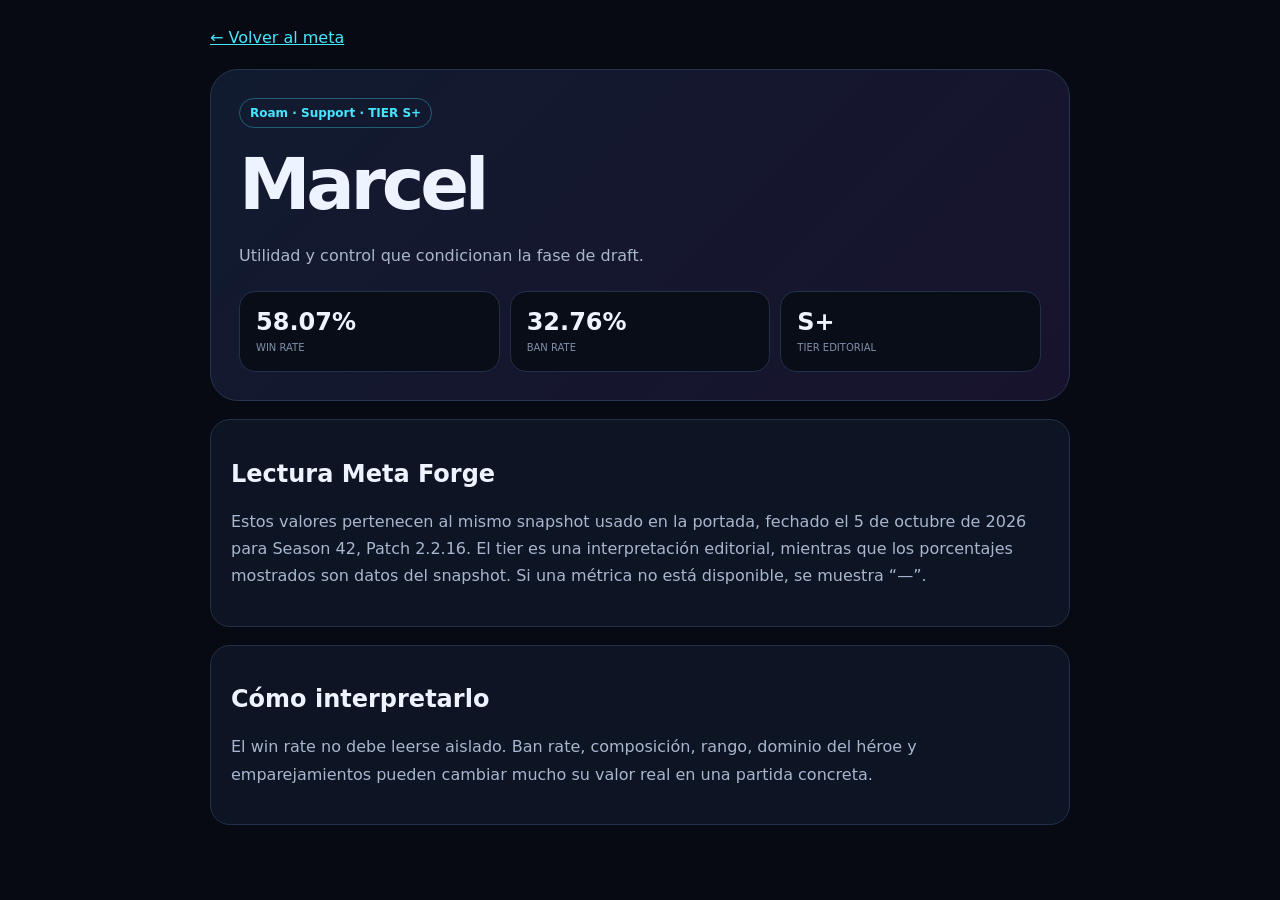
<file: heroes/marcel/index.html>
<!doctype html><html lang="es"><head><meta charset="utf-8"><meta name="viewport" content="width=device-width,initial-scale=1"><title>Marcel MLBB · Win rate, tier y guía | Meta Forge</title><meta name="description" content="Marcel en MLBB: tier S+, win rate 58.07%, rol Support y lectura editorial del snapshot Season 42 Patch 2.2.16."><link rel="canonical" href="https://juanggm04-ship-it.github.io/mlbb-meta-forge/heroes/marcel/"><style>body{margin:0;background:#070a12;color:#eef4ff;font-family:system-ui;padding:28px 18px}main{max-width:860px;margin:auto}a{color:#46e6ff}.hero{margin-top:22px;padding:28px;border:1px solid #263552;background:linear-gradient(135deg,#111b30,#18132d);border-radius:28px}.badge{display:inline-block;padding:7px 10px;border:1px solid #46e6ff55;border-radius:999px;color:#46e6ff;font-size:12px;font-weight:800}h1{font-size:clamp(42px,8vw,72px);letter-spacing:-.06em;margin:14px 0}p{color:#a8b6ce;line-height:1.7}.stats{display:grid;grid-template-columns:repeat(3,1fr);gap:10px;margin-top:22px}.stat{background:#080d17;border:1px solid #22304b;border-radius:16px;padding:16px}.stat b{display:block;font-size:24px}.stat span{font-size:10px;color:#8190aa}.box{margin-top:18px;border:1px solid #22304b;background:#0d1423;border-radius:20px;padding:20px}@media(max-width:600px){.stats{grid-template-columns:1fr}}</style></head><body><main><a href="../../">← Volver al meta</a><section class="hero"><span class="badge">Roam · Support · TIER S+</span><h1>Marcel</h1><p>Utilidad y control que condicionan la fase de draft.</p><div class="stats"><div class="stat"><b>58.07%</b><span>WIN RATE</span></div><div class="stat"><b>32.76%</b><span>BAN RATE</span></div><div class="stat"><b>S+</b><span>TIER EDITORIAL</span></div></div></section><section class="box"><h2>Lectura Meta Forge</h2><p>Estos valores pertenecen al mismo snapshot usado en la portada, fechado el 5 de octubre de 2026 para Season 42, Patch 2.2.16. El tier es una interpretación editorial, mientras que los porcentajes mostrados son datos del snapshot. Si una métrica no está disponible, se muestra “—”.</p></section><section class="box"><h2>Cómo interpretarlo</h2><p>El win rate no debe leerse aislado. Ban rate, composición, rango, dominio del héroe y emparejamientos pueden cambiar mucho su valor real en una partida concreta.</p></section></main></body></html>
</file>
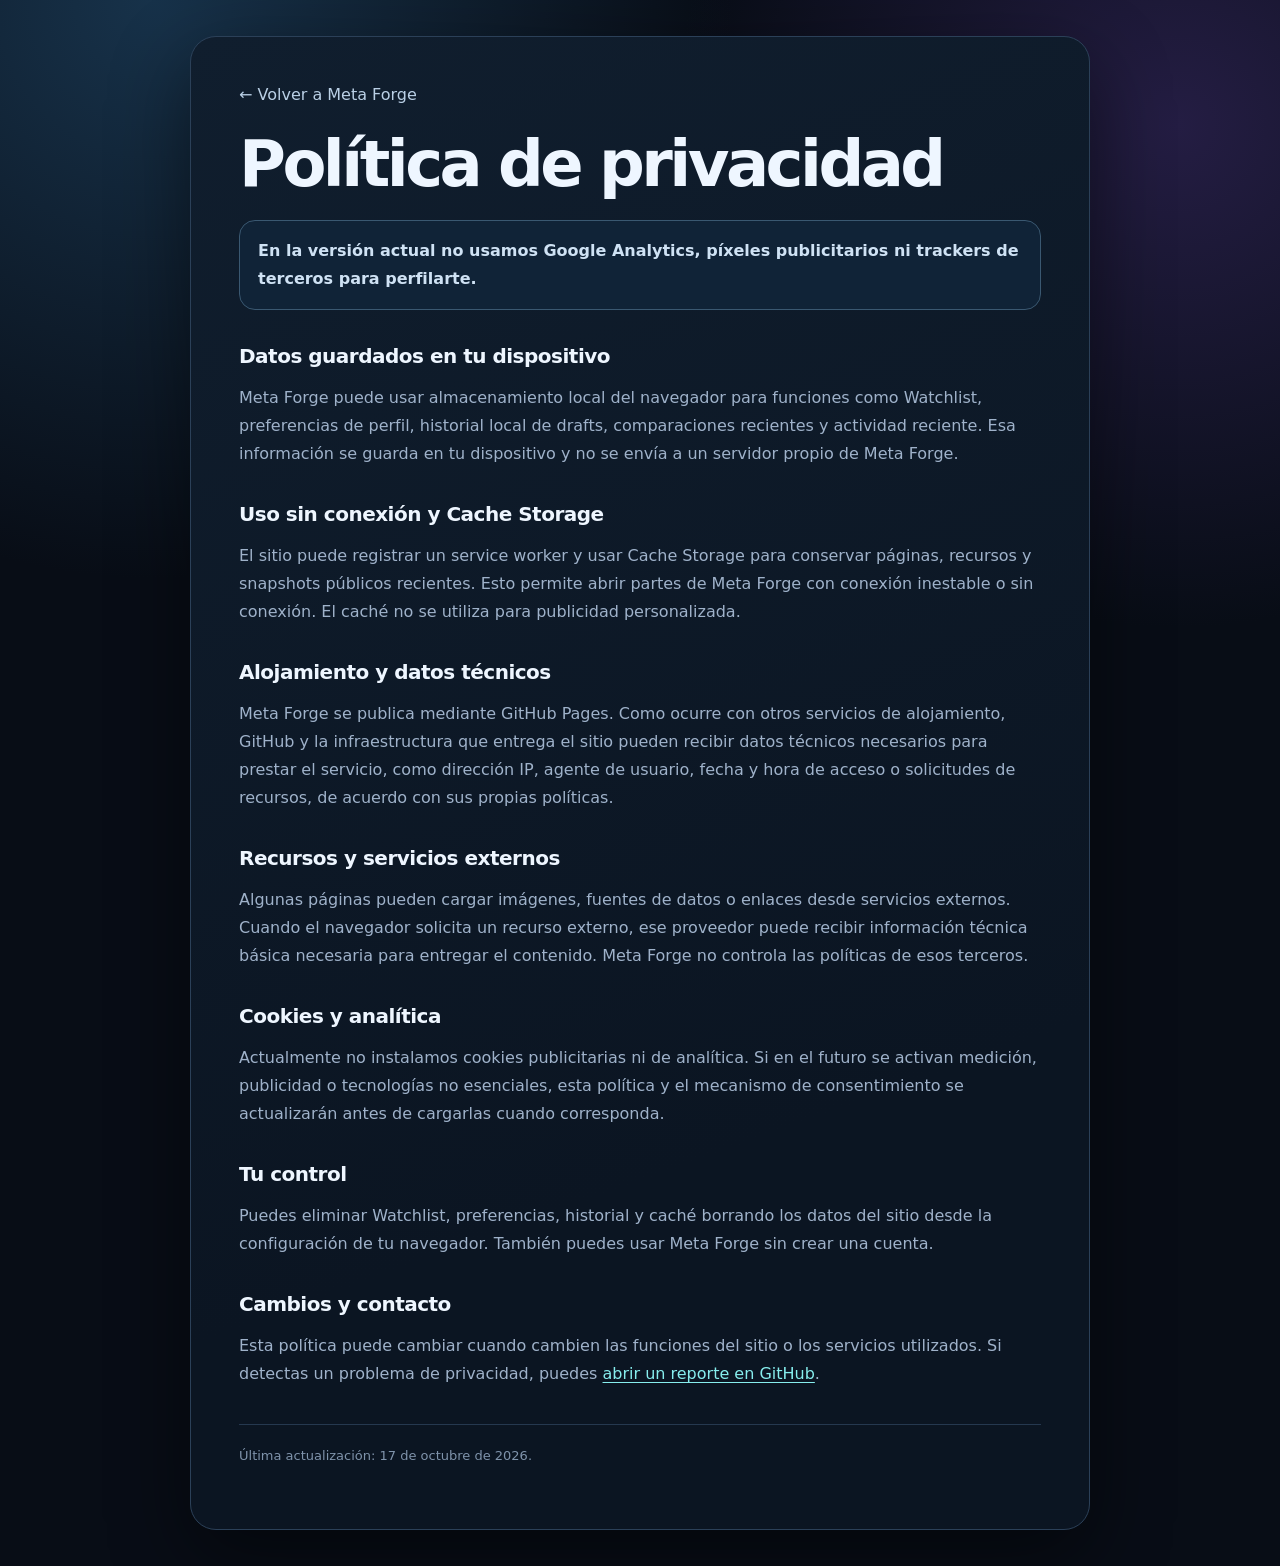
<file: privacy.html>
<!doctype html><html lang="es"><head><meta charset="utf-8"><meta name="viewport" content="width=device-width,initial-scale=1"><meta name="color-scheme" content="dark"><title>Privacidad · MLBB Meta Forge</title><meta name="description" content="Política de privacidad de MLBB Meta Forge: almacenamiento local, caché, alojamiento y terceros."><style>:root{--bg:#080d16;--panel:#0d1827;--line:#2b4058;--text:#eef6ff;--muted:#9fb2ca;--accent:#87eeee}*{box-sizing:border-box}body{margin:0;min-height:100vh;background:radial-gradient(circle at 12% 0,#17324a 0,transparent 30%),radial-gradient(circle at 92% 8%,#241d43 0,transparent 27%),var(--bg);color:var(--text);font-family:Inter,ui-sans-serif,system-ui,-apple-system,BlinkMacSystemFont,"Segoe UI",sans-serif;padding:36px 18px}main{max-width:900px;margin:auto;background:linear-gradient(160deg,#101e2e,#0b1522 72%);border:1px solid var(--line);border-radius:26px;padding:clamp(24px,5vw,48px);box-shadow:0 28px 80px #0007}a{color:var(--accent);text-decoration-thickness:1px;text-underline-offset:3px}.back{display:inline-flex;margin-bottom:28px;text-decoration:none;color:#bad0e6}h1{font-size:clamp(38px,7vw,64px);line-height:1;letter-spacing:-.055em;margin:0 0 18px}h2{font-size:20px;letter-spacing:-.025em;margin:34px 0 10px}p,li{color:var(--muted);line-height:1.75}.note{border:1px solid #3a5871;background:#102337;border-radius:16px;padding:16px 18px;margin:24px 0;color:#cfe2f4}.meta{margin-top:36px;padding-top:20px;border-top:1px solid #25384f;font-size:13px;color:#7f93ab}</style></head><body><main><a class="back" href="./">← Volver a Meta Forge</a><h1>Política de privacidad</h1><p class="note"><strong>En la versión actual no usamos Google Analytics, píxeles publicitarios ni trackers de terceros para perfilarte.</strong></p><h2>Datos guardados en tu dispositivo</h2><p>Meta Forge puede usar almacenamiento local del navegador para funciones como Watchlist, preferencias de perfil, historial local de drafts, comparaciones recientes y actividad reciente. Esa información se guarda en tu dispositivo y no se envía a un servidor propio de Meta Forge.</p><h2>Uso sin conexión y Cache Storage</h2><p>El sitio puede registrar un service worker y usar Cache Storage para conservar páginas, recursos y snapshots públicos recientes. Esto permite abrir partes de Meta Forge con conexión inestable o sin conexión. El caché no se utiliza para publicidad personalizada.</p><h2>Alojamiento y datos técnicos</h2><p>Meta Forge se publica mediante GitHub Pages. Como ocurre con otros servicios de alojamiento, GitHub y la infraestructura que entrega el sitio pueden recibir datos técnicos necesarios para prestar el servicio, como dirección IP, agente de usuario, fecha y hora de acceso o solicitudes de recursos, de acuerdo con sus propias políticas.</p><h2>Recursos y servicios externos</h2><p>Algunas páginas pueden cargar imágenes, fuentes de datos o enlaces desde servicios externos. Cuando el navegador solicita un recurso externo, ese proveedor puede recibir información técnica básica necesaria para entregar el contenido. Meta Forge no controla las políticas de esos terceros.</p><h2>Cookies y analítica</h2><p>Actualmente no instalamos cookies publicitarias ni de analítica. Si en el futuro se activan medición, publicidad o tecnologías no esenciales, esta política y el mecanismo de consentimiento se actualizarán antes de cargarlas cuando corresponda.</p><h2>Tu control</h2><p>Puedes eliminar Watchlist, preferencias, historial y caché borrando los datos del sitio desde la configuración de tu navegador. También puedes usar Meta Forge sin crear una cuenta.</p><h2>Cambios y contacto</h2><p>Esta política puede cambiar cuando cambien las funciones del sitio o los servicios utilizados. Si detectas un problema de privacidad, puedes <a href="https://github.com/juanggm04-ship-it/mlbb-meta-forge/issues" target="_blank" rel="noopener noreferrer">abrir un reporte en GitHub</a>.</p><p class="meta">Última actualización: 17 de octubre de 2026.</p></main></body></html>
</file>
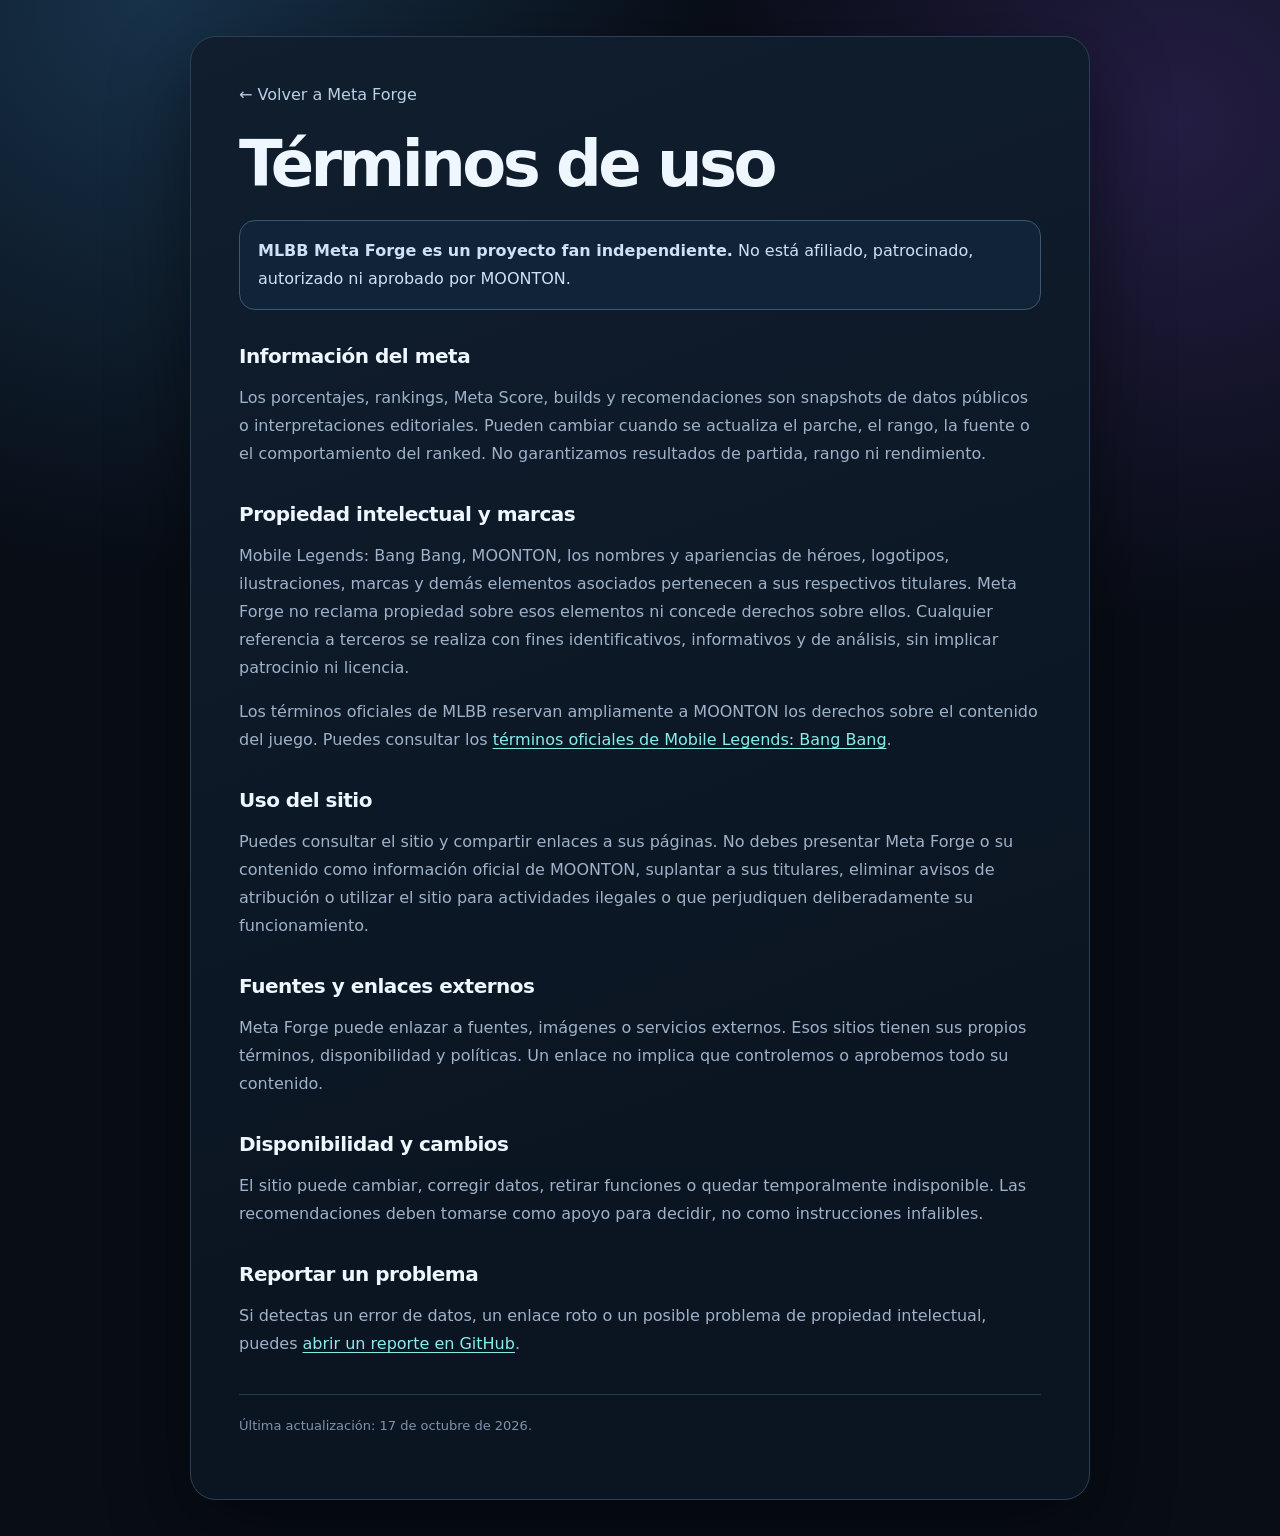
<file: terms.html>
<!doctype html><html lang="es"><head><meta charset="utf-8"><meta name="viewport" content="width=device-width,initial-scale=1"><meta name="color-scheme" content="dark"><title>Términos · MLBB Meta Forge</title><meta name="description" content="Términos de uso y aviso de propiedad intelectual de MLBB Meta Forge."><style>:root{--bg:#080d16;--panel:#0d1827;--line:#2b4058;--text:#eef6ff;--muted:#9fb2ca;--accent:#87eeee}*{box-sizing:border-box}body{margin:0;min-height:100vh;background:radial-gradient(circle at 12% 0,#17324a 0,transparent 30%),radial-gradient(circle at 92% 8%,#241d43 0,transparent 27%),var(--bg);color:var(--text);font-family:Inter,ui-sans-serif,system-ui,-apple-system,BlinkMacSystemFont,"Segoe UI",sans-serif;padding:36px 18px}main{max-width:900px;margin:auto;background:linear-gradient(160deg,#101e2e,#0b1522 72%);border:1px solid var(--line);border-radius:26px;padding:clamp(24px,5vw,48px);box-shadow:0 28px 80px #0007}a{color:var(--accent);text-decoration-thickness:1px;text-underline-offset:3px}.back{display:inline-flex;margin-bottom:28px;text-decoration:none;color:#bad0e6}h1{font-size:clamp(38px,7vw,64px);line-height:1;letter-spacing:-.055em;margin:0 0 18px}h2{font-size:20px;letter-spacing:-.025em;margin:34px 0 10px}p,li{color:var(--muted);line-height:1.75}ul{padding-left:20px}.note{border:1px solid #3a5871;background:#102337;border-radius:16px;padding:16px 18px;margin:24px 0;color:#cfe2f4}.meta{margin-top:36px;padding-top:20px;border-top:1px solid #25384f;font-size:13px;color:#7f93ab}</style></head><body><main><a class="back" href="./">← Volver a Meta Forge</a><h1>Términos de uso</h1><p class="note"><strong>MLBB Meta Forge es un proyecto fan independiente.</strong> No está afiliado, patrocinado, autorizado ni aprobado por MOONTON.</p><h2>Información del meta</h2><p>Los porcentajes, rankings, Meta Score, builds y recomendaciones son snapshots de datos públicos o interpretaciones editoriales. Pueden cambiar cuando se actualiza el parche, el rango, la fuente o el comportamiento del ranked. No garantizamos resultados de partida, rango ni rendimiento.</p><h2>Propiedad intelectual y marcas</h2><p>Mobile Legends: Bang Bang, MOONTON, los nombres y apariencias de héroes, logotipos, ilustraciones, marcas y demás elementos asociados pertenecen a sus respectivos titulares. Meta Forge no reclama propiedad sobre esos elementos ni concede derechos sobre ellos. Cualquier referencia a terceros se realiza con fines identificativos, informativos y de análisis, sin implicar patrocinio ni licencia.</p><p>Los términos oficiales de MLBB reservan ampliamente a MOONTON los derechos sobre el contenido del juego. Puedes consultar los <a href="https://www.mobilelegends.com/terms" target="_blank" rel="noopener noreferrer">términos oficiales de Mobile Legends: Bang Bang</a>.</p><h2>Uso del sitio</h2><p>Puedes consultar el sitio y compartir enlaces a sus páginas. No debes presentar Meta Forge o su contenido como información oficial de MOONTON, suplantar a sus titulares, eliminar avisos de atribución o utilizar el sitio para actividades ilegales o que perjudiquen deliberadamente su funcionamiento.</p><h2>Fuentes y enlaces externos</h2><p>Meta Forge puede enlazar a fuentes, imágenes o servicios externos. Esos sitios tienen sus propios términos, disponibilidad y políticas. Un enlace no implica que controlemos o aprobemos todo su contenido.</p><h2>Disponibilidad y cambios</h2><p>El sitio puede cambiar, corregir datos, retirar funciones o quedar temporalmente indisponible. Las recomendaciones deben tomarse como apoyo para decidir, no como instrucciones infalibles.</p><h2>Reportar un problema</h2><p>Si detectas un error de datos, un enlace roto o un posible problema de propiedad intelectual, puedes <a href="https://github.com/juanggm04-ship-it/mlbb-meta-forge/issues" target="_blank" rel="noopener noreferrer">abrir un reporte en GitHub</a>.</p><p class="meta">Última actualización: 17 de octubre de 2026.</p></main></body></html>
</file>
